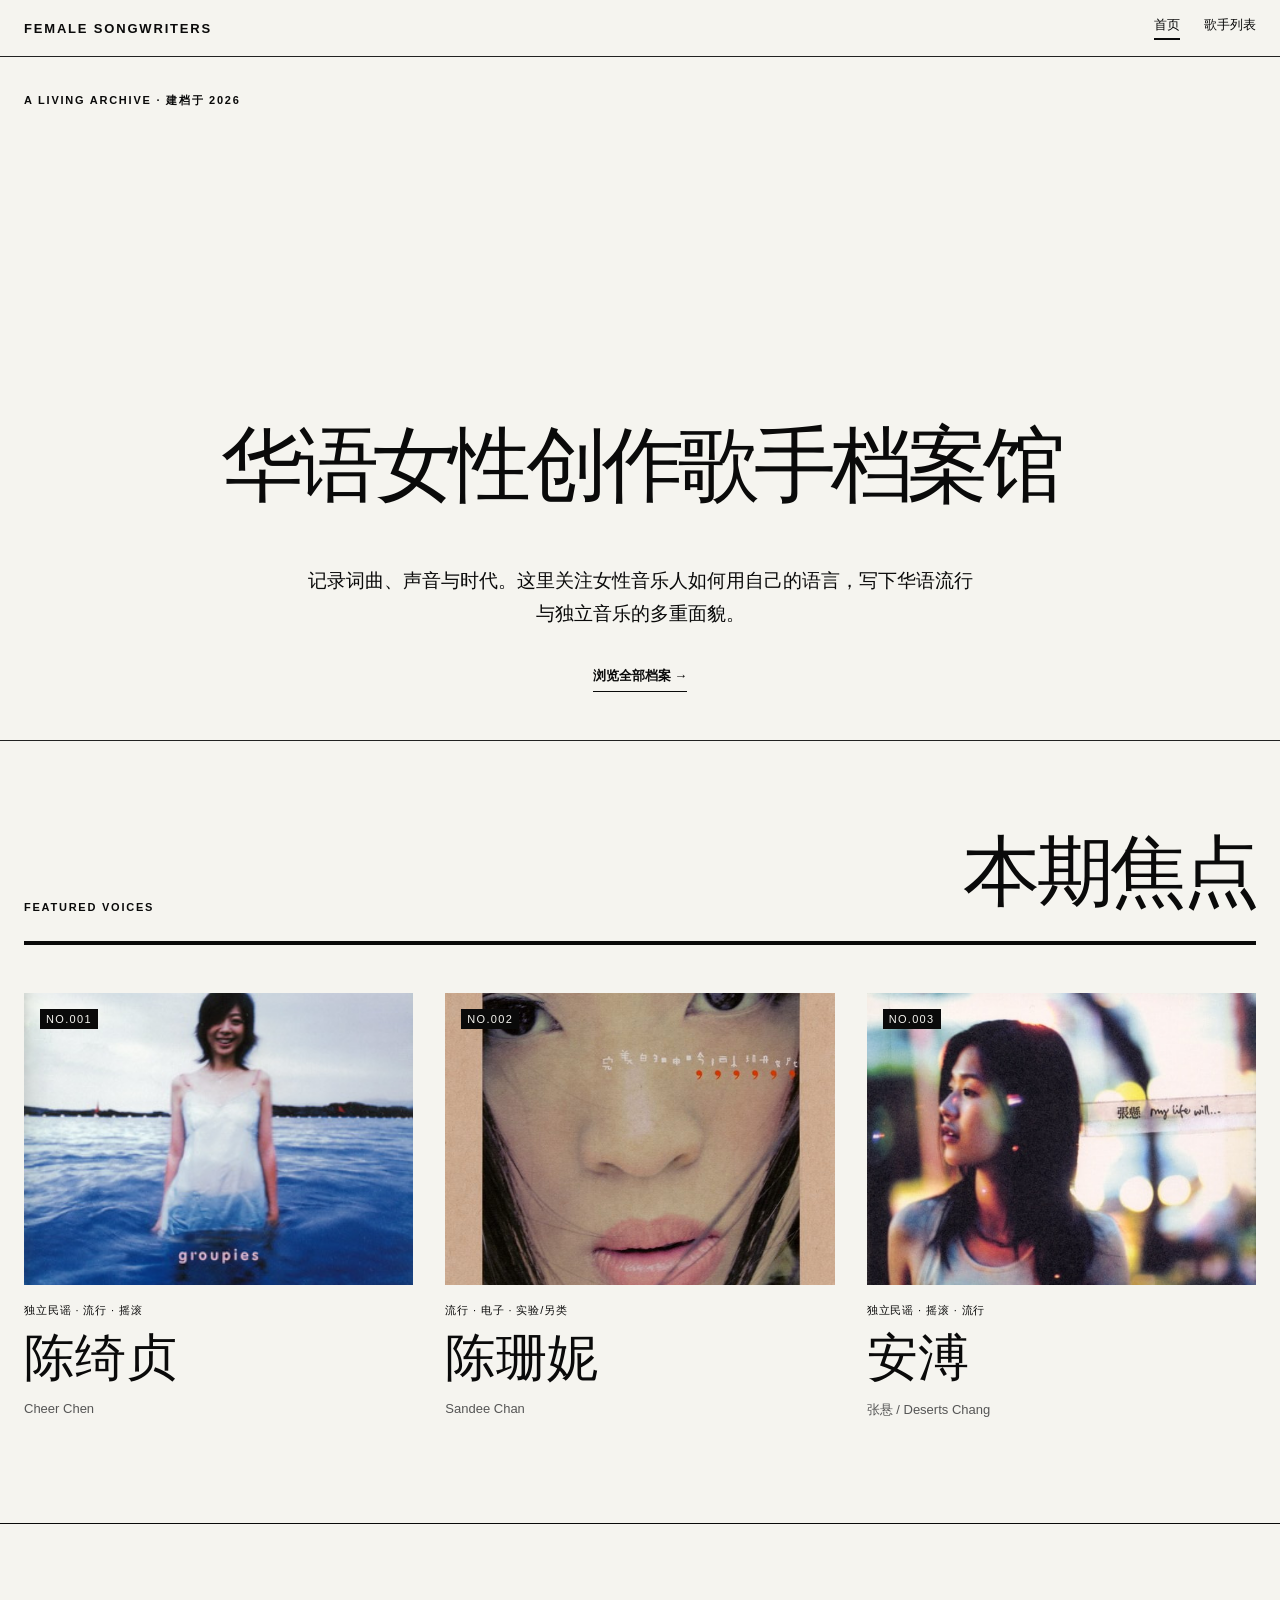
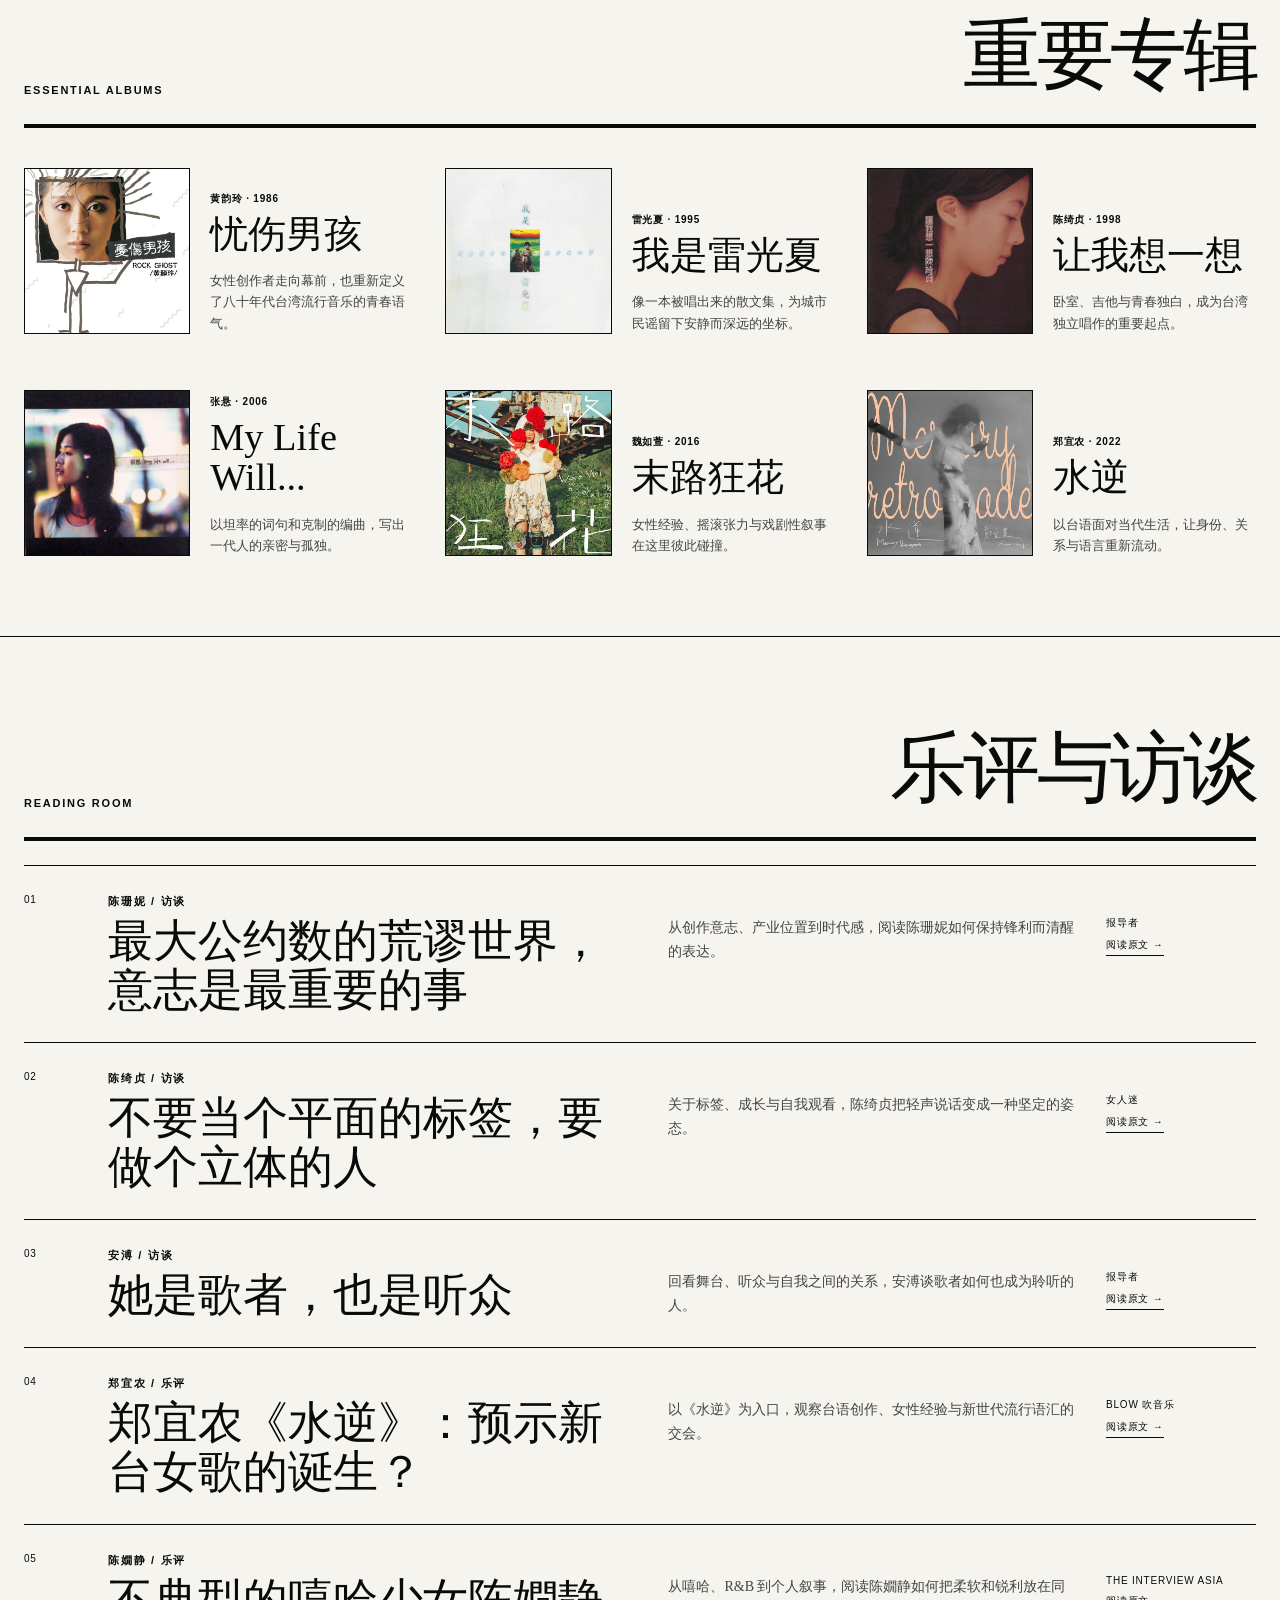
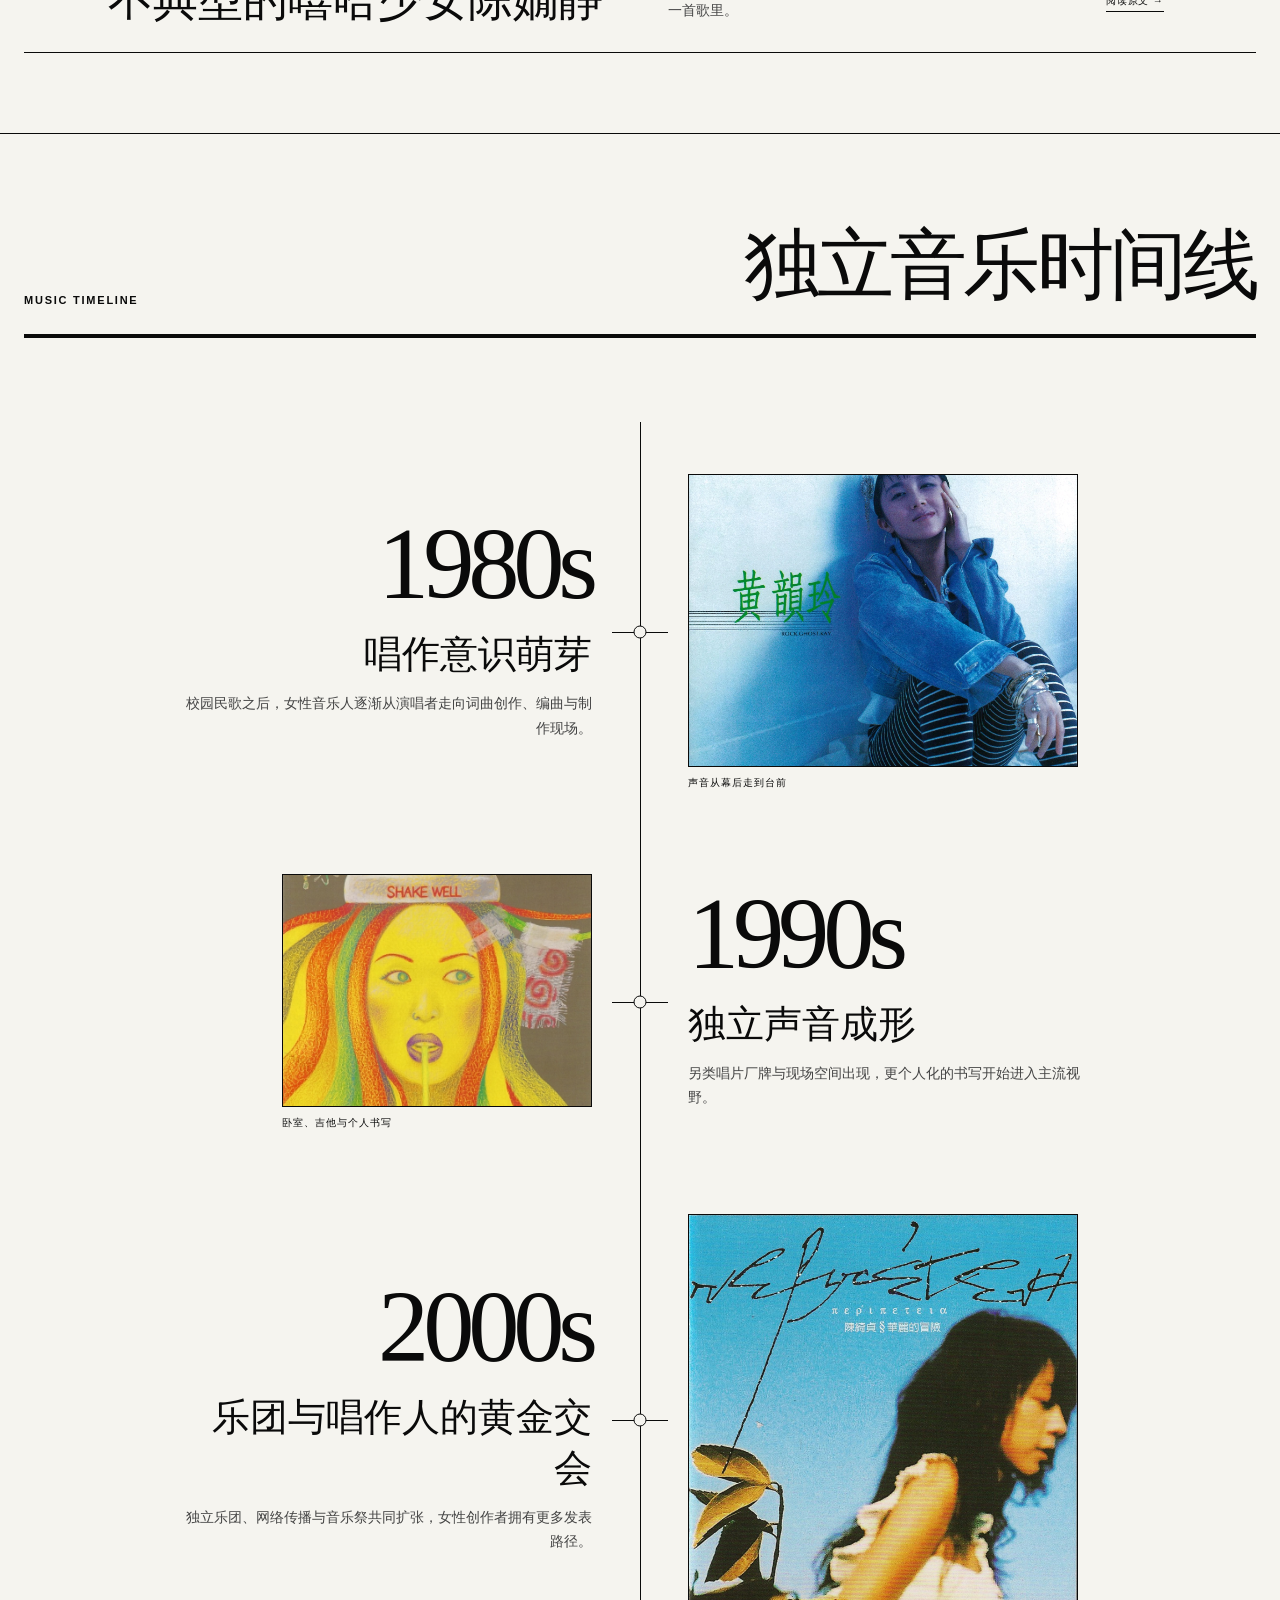
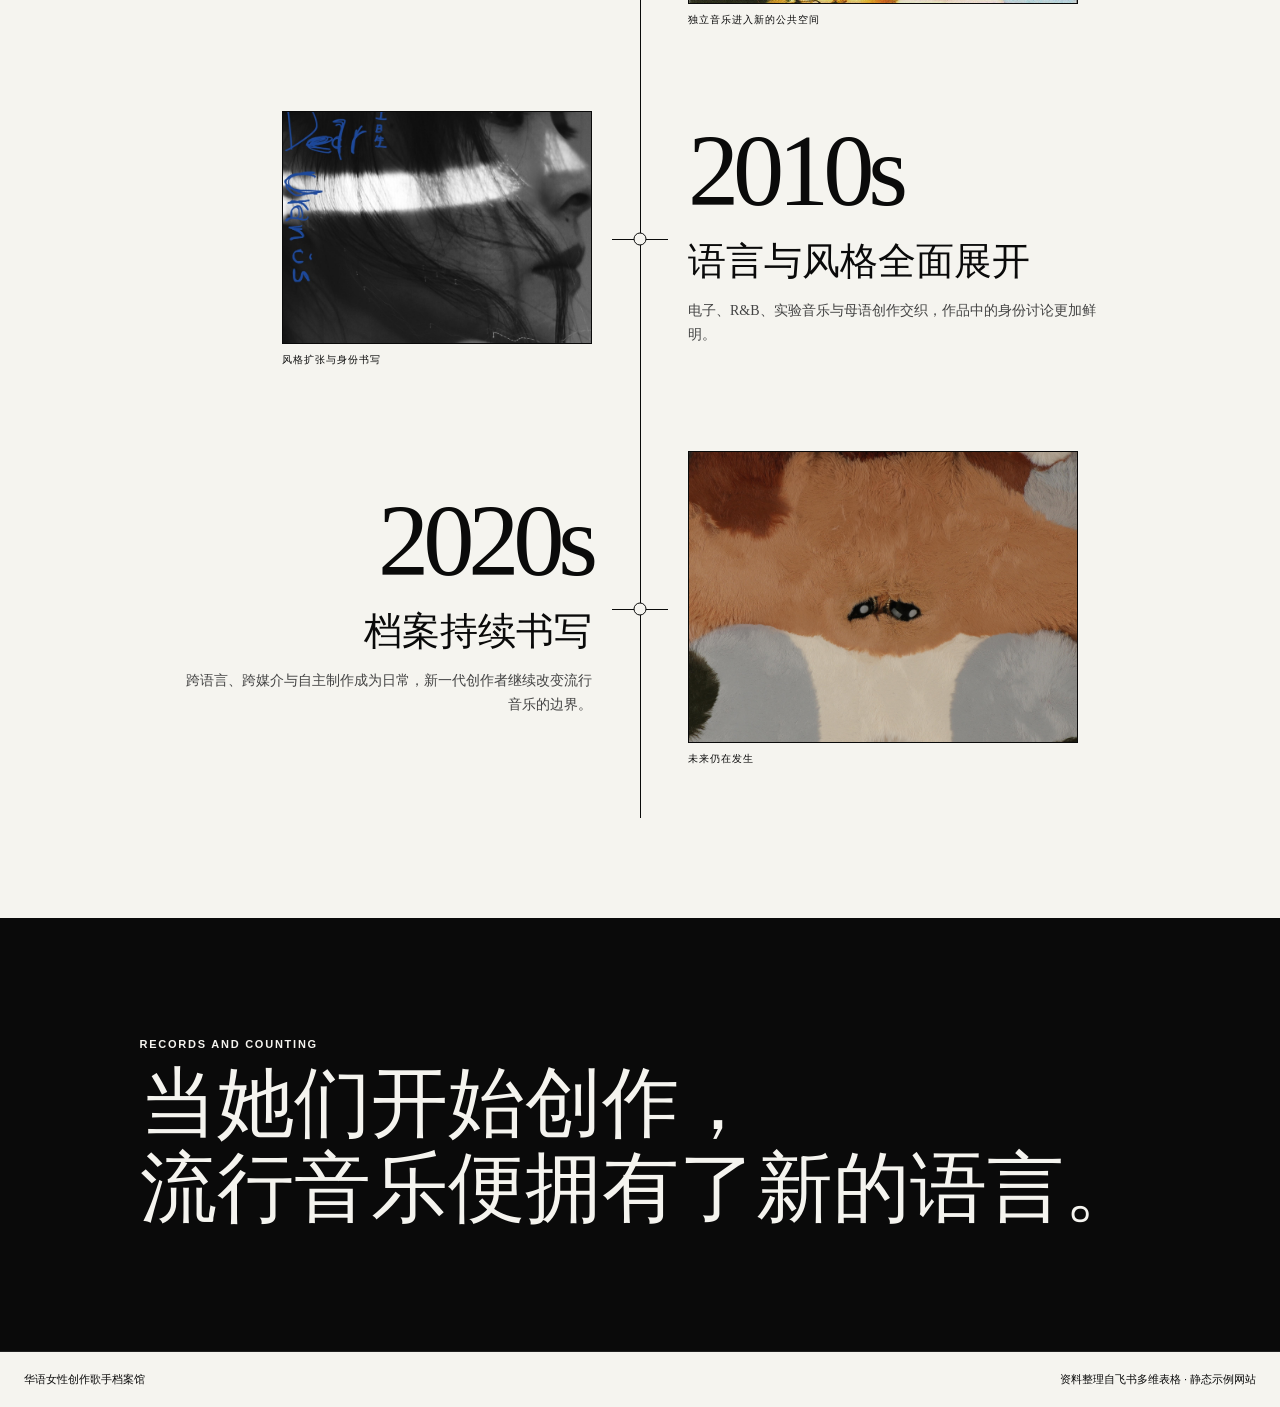
<file: index.html>
<!doctype html>
<html lang="zh-Hans">
  <head>
    <meta charset="UTF-8">
    <meta name="viewport" content="width=device-width, initial-scale=1.0">
    <meta name="description" content="记录华语女性创作歌手的声音、作品与时代。">
    <title>华语女性创作歌手档案馆</title>
    <link rel="stylesheet" href="styles.css">
  </head>
  <body>
    <header class="site-header">
      <a class="brand" href="index.html">FEMALE SONGWRITERS</a>
      <nav aria-label="主要导航">
        <a class="active" href="index.html">首页</a>
        <a href="singers.html">歌手列表</a>
      </nav>
    </header>

    <main>
      <section class="hero">
        <p class="eyebrow">A living archive · 建档于 2026</p>
        <h1><span>华语女性创作歌手</span><span class="mobile-title-break">档案馆</span></h1>
        <div class="hero-note">
          <p>记录词曲、声音与时代。这里关注女性音乐人如何用自己的语言，写下华语流行与独立音乐的多重面貌。</p>
          <a class="text-link" href="singers.html">浏览全部档案 →</a>
        </div>
      </section>

      <section class="section-shell">
        <div class="section-heading">
          <p class="eyebrow">Featured voices</p>
          <h2>本期焦点</h2>
        </div>
        <div id="featured-grid" class="featured-grid"></div>
      </section>

      <section class="section-shell archive-section albums-section">
        <div class="section-heading">
          <p class="eyebrow">Essential albums</p>
          <h2>重要专辑</h2>
        </div>
        <div id="albums-grid" class="albums-grid"></div>
      </section>

      <section class="section-shell archive-section reading-section">
        <div class="section-heading">
          <p class="eyebrow">Reading room</p>
          <h2>乐评与访谈</h2>
        </div>
        <div id="reading-list" class="reading-list"></div>
      </section>

      <section class="section-shell archive-section timeline-section">
        <div class="section-heading">
          <p class="eyebrow">Music timeline</p>
          <h2>独立音乐时间线</h2>
        </div>
        <div id="music-timeline" class="music-timeline"></div>
      </section>

      <section class="manifesto">
        <div>
          <p class="eyebrow">Records and counting</p>
          <h2>当她们开始创作，<br>流行音乐便拥有了新的语言。</h2>
        </div>
      </section>
    </main>

    <footer class="site-footer">
      <p>华语女性创作歌手档案馆</p>
      <p>资料整理自飞书多维表格 · 静态示例网站</p>
    </footer>

    <script src="data.js"></script>
    <script src="app.js"></script>
  </body>
</html>
</file>
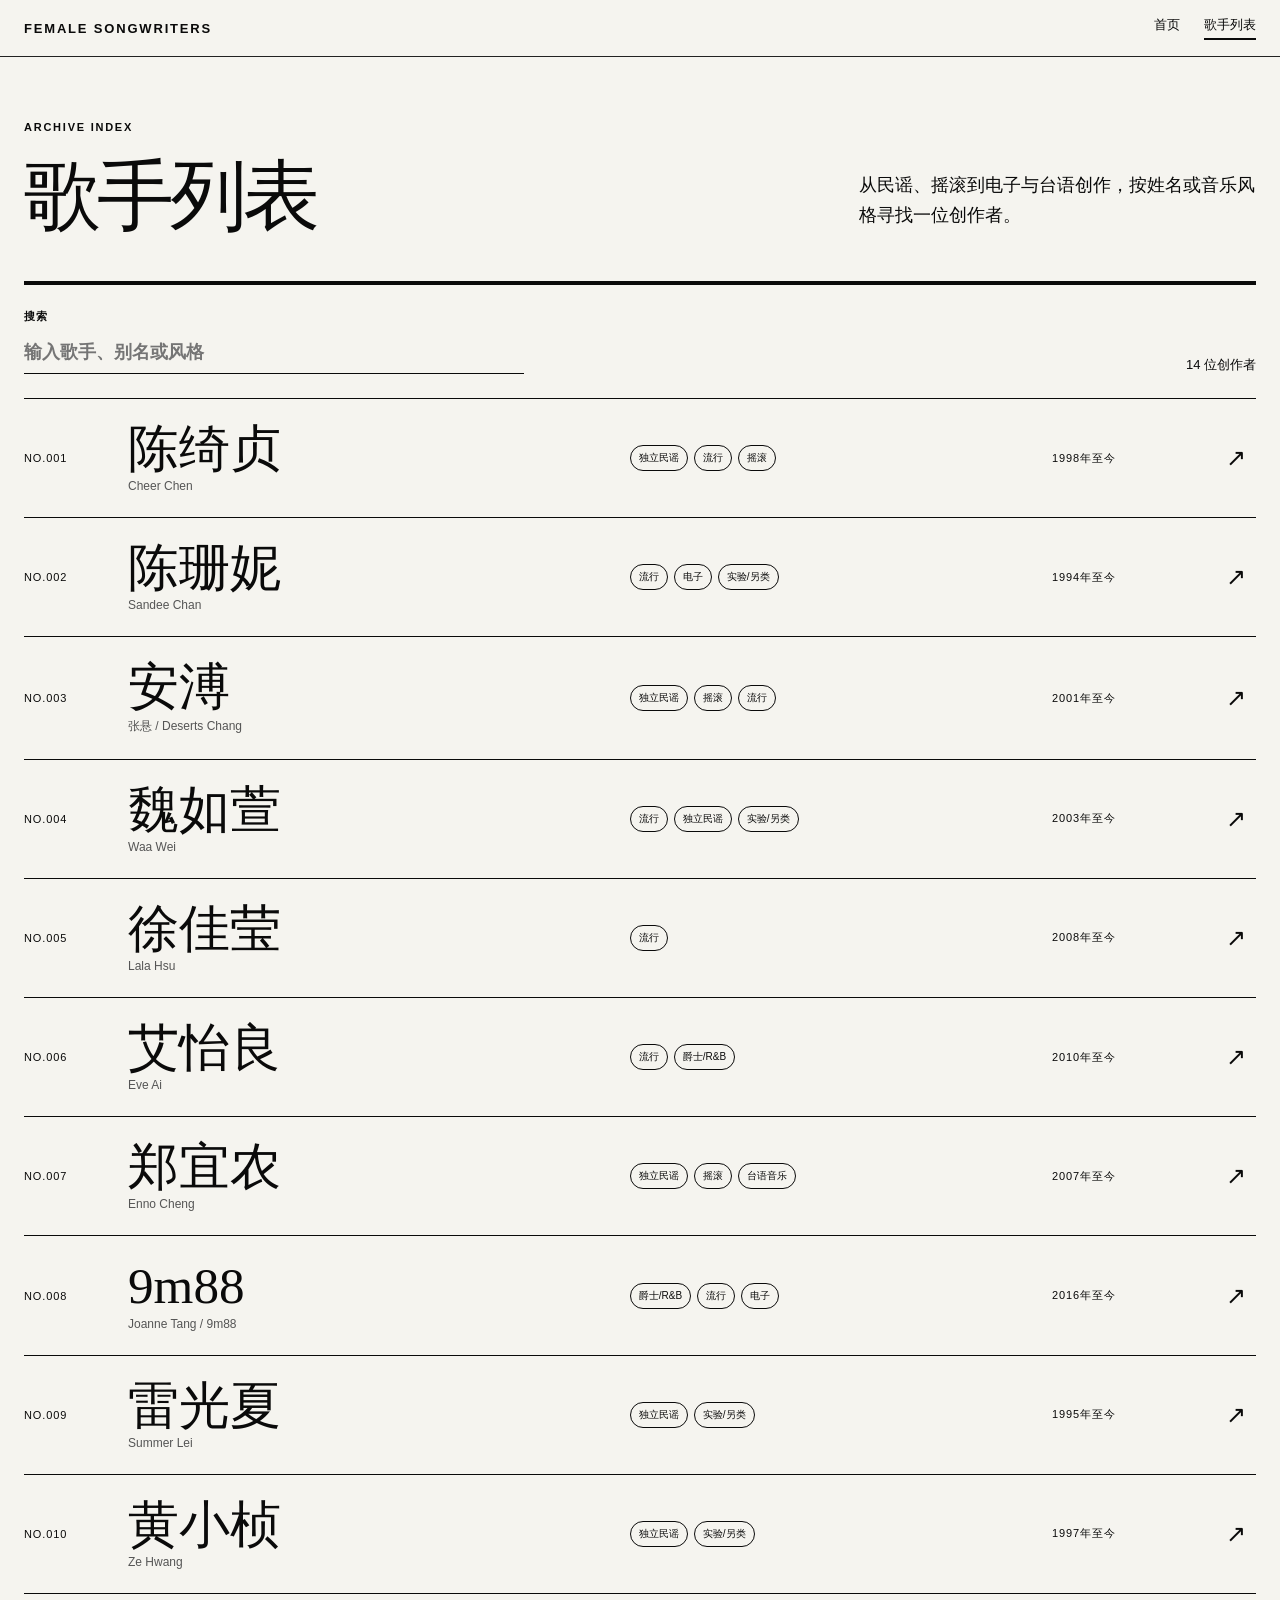
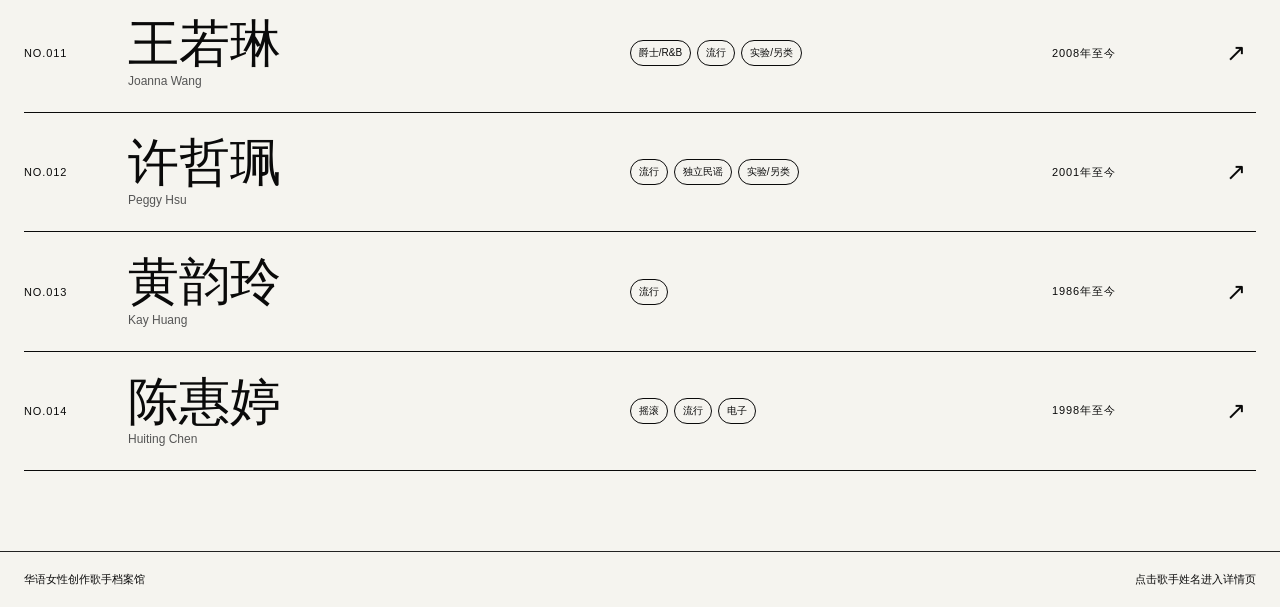
<file: singers.html>
<!doctype html>
<html lang="zh-Hans">
  <head>
    <meta charset="UTF-8">
    <meta name="viewport" content="width=device-width, initial-scale=1.0">
    <meta name="description" content="华语女性创作歌手档案列表。">
    <title>歌手列表｜华语女性创作歌手档案馆</title>
    <link rel="stylesheet" href="styles.css">
  </head>
  <body>
    <header class="site-header">
      <a class="brand" href="index.html">FEMALE SONGWRITERS</a>
      <nav aria-label="主要导航">
        <a href="index.html">首页</a>
        <a class="active" href="singers.html">歌手列表</a>
      </nav>
    </header>

    <main class="section-shell page-top">
      <div class="list-intro">
        <div>
          <p class="eyebrow">Archive index</p>
          <h1>歌手列表</h1>
        </div>
        <p>从民谣、摇滚到电子与台语创作，按姓名或音乐风格寻找一位创作者。</p>
      </div>

      <div class="filter-bar">
        <label>
          <span>搜索</span>
          <input id="search-input" type="search" placeholder="输入歌手、别名或风格">
        </label>
        <p id="result-count"></p>
      </div>

      <div id="singer-list" class="singer-list"></div>
    </main>

    <footer class="site-footer">
      <p>华语女性创作歌手档案馆</p>
      <p>点击歌手姓名进入详情页</p>
    </footer>

    <script src="data.js"></script>
    <script src="app.js"></script>
  </body>
</html>
</file>
<file: styles.css>
:root {
  --black: #0a0a0a;
  --white: #f5f4ef;
  --gray: #c8c7c1;
  --line: #222;
  --accent: #d9ff43;
  --max-width: 1440px;
}

* {
  box-sizing: border-box;
}

html {
  scroll-behavior: smooth;
}

body {
  margin: 0;
  color: var(--black);
  background: var(--white);
  font-family: Arial, "Noto Sans SC", sans-serif;
}

a {
  color: inherit;
  text-decoration: none;
}

.site-header {
  position: sticky;
  z-index: 10;
  top: 0;
  display: flex;
  justify-content: space-between;
  align-items: center;
  padding: 16px 24px;
  border-bottom: 1px solid var(--line);
  background: rgba(245, 244, 239, 0.96);
}

.brand {
  font-size: 13px;
  font-weight: 800;
  letter-spacing: 0.14em;
}

nav {
  display: flex;
  gap: 24px;
  font-size: 13px;
}

nav a {
  padding-bottom: 4px;
  border-bottom: 2px solid transparent;
}

nav a.active,
nav a:hover {
  border-color: var(--black);
}

.hero {
  display: flex;
  flex-direction: column;
  min-height: 76vh;
  max-width: var(--max-width);
  margin: 0 auto;
  padding: 36px 24px 48px;
  border-bottom: 1px solid var(--line);
}

.hero > .eyebrow {
  align-self: flex-start;
}

.hero h1 {
  align-self: center;
  margin: auto 0 0;
  font-family: Georgia, "Noto Serif SC", serif;
  font-size: clamp(48px, 6.4vw, 98px);
  font-weight: 400;
  line-height: 0.88;
  letter-spacing: -0.07em;
  text-align: center;
  white-space: nowrap;
}

.mobile-title-break {
  display: inline;
}

.hero-note {
  align-self: center;
  max-width: 680px;
  margin-top: 44px;
  text-align: center;
  font-family: Georgia, "Noto Serif SC", serif;
  font-size: 19px;
  line-height: 1.7;
}

.eyebrow {
  margin: 0 0 12px;
  font-size: 11px;
  font-weight: 800;
  letter-spacing: 0.16em;
  text-transform: uppercase;
}

.text-link {
  display: inline-block;
  margin-top: 16px;
  padding-bottom: 4px;
  border-bottom: 1px solid;
  font-family: Arial, sans-serif;
  font-size: 13px;
  font-weight: 700;
}

.section-shell {
  max-width: var(--max-width);
  margin: 0 auto;
  padding: 80px 24px;
}

.section-heading {
  display: flex;
  justify-content: space-between;
  align-items: end;
  padding-bottom: 16px;
  border-bottom: 4px solid var(--black);
}

.section-heading h2,
.list-intro h1,
.works-section h2 {
  margin: 0;
  font-family: Georgia, "Noto Serif SC", serif;
  font-size: clamp(42px, 6vw, 88px);
  font-weight: 400;
  letter-spacing: -0.05em;
}

.featured-grid {
  display: grid;
  grid-template-columns: repeat(3, 1fr);
  gap: 32px;
  margin-top: 24px;
}

.feature-card {
  background: var(--white);
}

.feature-card a {
  display: block;
  padding: 24px 0;
}

.portrait {
  position: relative;
  aspect-ratio: 4 / 3;
  overflow: hidden;
  color: var(--white);
  background: var(--black);
}

.portrait span {
  position: absolute;
  z-index: 1;
  top: 16px;
  left: 16px;
  padding: 4px 6px;
  background: var(--black);
  font-size: 11px;
  letter-spacing: 0.12em;
}

.portrait img {
  width: 100%;
  height: 100%;
  object-fit: cover;
  transition: transform 350ms ease;
}

.feature-card a:hover .portrait img {
  transform: scale(1.025);
}

.card-meta {
  margin: 18px 0 6px;
  font-size: 11px;
  letter-spacing: 0.08em;
  text-transform: uppercase;
}

.feature-card h3 {
  margin: 0;
  font-family: Georgia, "Noto Serif SC", serif;
  font-size: clamp(34px, 4vw, 60px);
  font-weight: 400;
}

.feature-card h3 + p {
  margin: 8px 0 0;
  color: #555;
  font-size: 13px;
}

.archive-section {
  border-top: 1px solid var(--black);
}

.albums-grid {
  display: grid;
  grid-template-columns: repeat(3, 1fr);
  gap: 56px 32px;
  margin-top: 40px;
}

.album-card {
  display: grid;
  grid-template-columns: minmax(120px, 0.9fr) 1.1fr;
  gap: 20px;
  align-items: end;
}

.album-cover {
  position: relative;
  display: flex;
  align-items: center;
  justify-content: center;
  aspect-ratio: 1;
  overflow: hidden;
  border: 1px solid var(--black);
  background: #deddd7;
}

.album-cover::before,
.album-cover::after {
  position: absolute;
  content: "";
}

.album-cover::before {
  width: 64%;
  aspect-ratio: 1;
  border: 1px solid currentColor;
  border-radius: 50%;
}

.album-cover::after {
  width: 7%;
  aspect-ratio: 1;
  border-radius: 50%;
  background: currentColor;
}

.album-cover-image {
  background: var(--white);
}

.album-cover-image::before,
.album-cover-image::after {
  display: none;
}

.album-cover img {
  width: 100%;
  height: 100%;
  display: block;
  object-fit: cover;
}

.cover-2,
.cover-5 {
  color: var(--white);
  background: var(--black);
}

.cover-3,
.cover-6 {
  background: repeating-linear-gradient(45deg, var(--white), var(--white) 12px, var(--black) 12px, var(--black) 13px);
}

.album-cover span {
  position: absolute;
  top: 12px;
  left: 12px;
  font-size: 10px;
  letter-spacing: 0.12em;
}

.album-cover strong {
  z-index: 1;
  font-family: Georgia, "Noto Serif SC", serif;
  font-size: clamp(54px, 7vw, 100px);
  font-weight: 400;
}

.album-meta > p:first-child {
  margin: 0 0 8px;
  font-size: 10px;
  font-weight: 700;
  letter-spacing: 0.08em;
  text-transform: uppercase;
}

.album-meta h3 {
  margin: 0;
  font-family: Georgia, "Noto Serif SC", serif;
  font-size: clamp(25px, 3vw, 42px);
  font-weight: 400;
  line-height: 1.05;
}

.album-meta > p:last-child {
  margin: 16px 0 0;
  color: #444;
  font-family: Georgia, "Noto Serif SC", serif;
  font-size: 13px;
  line-height: 1.65;
}

.reading-list {
  margin-top: 24px;
  border-top: 1px solid var(--black);
}

.reading-item {
  display: grid;
  grid-template-columns: 56px 1.3fr 1fr 150px;
  gap: 28px;
  align-items: start;
  padding: 28px 0;
  border-bottom: 1px solid var(--black);
}

.reading-number,
.reading-byline {
  font-size: 10px;
  letter-spacing: 0.08em;
  text-transform: uppercase;
}

.reading-title .eyebrow {
  margin-bottom: 8px;
}

.reading-title h3 {
  max-width: 700px;
  margin: 0;
  font-family: Georgia, "Noto Serif SC", serif;
  font-size: clamp(28px, 3.5vw, 54px);
  font-weight: 400;
  line-height: 1.08;
}

.reading-title a:hover {
  text-decoration: underline;
  text-decoration-thickness: 1px;
  text-underline-offset: 5px;
}

.reading-summary {
  margin: 22px 0 0;
  color: #444;
  font-family: Georgia, "Noto Serif SC", serif;
  font-size: 14px;
  line-height: 1.7;
}

.reading-byline {
  display: grid;
  gap: 8px;
  margin-top: 22px;
}

.reading-byline a {
  width: fit-content;
  border-bottom: 1px solid var(--black);
  padding-bottom: 3px;
}

.reading-byline a:hover {
  color: #666;
}

.music-timeline {
  position: relative;
  max-width: 1120px;
  margin: 64px auto 0;
  padding: 40px 0;
}

.music-timeline::before {
  position: absolute;
  top: 20px;
  bottom: 20px;
  left: 50%;
  width: 1px;
  background: var(--black);
  content: "";
}

.timeline-item {
  position: relative;
  display: grid;
  grid-template-columns: 1fr 1fr;
  gap: 96px;
  align-items: center;
  min-height: 360px;
  padding: 32px 0;
}

.timeline-item::before {
  position: absolute;
  z-index: 2;
  top: 50%;
  left: 50%;
  width: 11px;
  height: 11px;
  border: 1px solid var(--black);
  border-radius: 50%;
  background: var(--white);
  content: "";
  transform: translate(-50%, -50%);
}

.timeline-item::after {
  position: absolute;
  top: 50%;
  left: calc(50% - 28px);
  width: 56px;
  height: 1px;
  background: var(--black);
  content: "";
}

.timeline-copy {
  max-width: 410px;
  justify-self: end;
  text-align: right;
}

.timeline-item:nth-child(even) .timeline-copy {
  grid-column: 2;
  justify-self: start;
  text-align: left;
}

.timeline-decade {
  margin: 0;
  font-family: Georgia, serif;
  font-size: clamp(58px, 8vw, 110px);
  line-height: 0.8;
  letter-spacing: -0.06em;
}

.timeline-item h3 {
  margin: 24px 0 12px;
  font-family: Georgia, "Noto Serif SC", serif;
  font-size: clamp(25px, 3vw, 38px);
  font-weight: 400;
}

.timeline-copy > p:last-child {
  margin: 0;
  color: #444;
  font-family: Georgia, "Noto Serif SC", serif;
  font-size: 14px;
  line-height: 1.75;
}

.timeline-visual {
  position: relative;
  grid-column: 2;
  width: min(100%, 390px);
  margin: 0;
  justify-self: start;
}

.timeline-item:nth-child(even) .timeline-visual {
  grid-row: 1;
  grid-column: 1;
  justify-self: end;
}

.timeline-visual img,
.timeline-art {
  display: block;
  width: 100%;
  aspect-ratio: 4 / 3;
  border: 1px solid var(--black);
  object-fit: cover;
}

.timeline-item:nth-child(2) .timeline-visual,
.timeline-item:nth-child(4) .timeline-visual {
  width: min(80%, 310px);
}

.timeline-item:nth-child(3) .timeline-visual img {
  aspect-ratio: 1;
}

.timeline-visual figcaption {
  margin-top: 9px;
  font-size: 10px;
  letter-spacing: 0.1em;
  text-transform: uppercase;
}

.timeline-art {
  position: relative;
  display: flex;
  align-items: center;
  justify-content: center;
  overflow: hidden;
  background: repeating-linear-gradient(135deg, var(--white), var(--white) 20px, #deddd7 20px, #deddd7 21px);
}

.timeline-art::before {
  position: absolute;
  width: 68%;
  aspect-ratio: 1;
  border: 1px solid var(--black);
  border-radius: 50%;
  content: "";
}

.timeline-art span {
  position: absolute;
  top: 14px;
  left: 14px;
  font-size: 10px;
  letter-spacing: 0.12em;
}

.timeline-art strong {
  z-index: 1;
  font-family: Georgia, "Noto Serif SC", serif;
  font-size: clamp(72px, 11vw, 150px);
  font-weight: 400;
}

.manifesto {
  display: flex;
  justify-content: center;
  align-items: center;
  padding: 120px 60px;
  color: var(--white);
  background: var(--black);
}

.manifesto-number {
  margin: 0;
  font-family: Georgia, serif;
  font-size: clamp(180px, 28vw, 420px);
  line-height: 0.72;
}

.manifesto h2 {
  margin: 0;
  font-family: Georgia, "Noto Serif SC", serif;
  font-size: clamp(42px, 6vw, 90px);
  font-weight: 400;
  line-height: 1.1;
}

.page-top {
  padding-top: 64px;
}

.list-intro {
  display: grid;
  grid-template-columns: 2fr 1fr;
  gap: 40px;
  align-items: end;
  padding-bottom: 32px;
  border-bottom: 4px solid var(--black);
}

.list-intro p:last-child {
  max-width: 420px;
  font-family: Georgia, "Noto Serif SC", serif;
  font-size: 18px;
  line-height: 1.7;
}

.filter-bar {
  display: flex;
  justify-content: space-between;
  align-items: end;
  gap: 24px;
  padding: 24px 0;
  border-bottom: 1px solid var(--black);
}

.filter-bar label {
  display: grid;
  gap: 8px;
  width: min(100%, 500px);
  font-size: 11px;
  font-weight: 800;
  letter-spacing: 0.12em;
  text-transform: uppercase;
}

.filter-bar input {
  width: 100%;
  padding: 10px 0;
  border: 0;
  border-bottom: 1px solid var(--black);
  outline: 0;
  background: transparent;
  font: inherit;
  font-size: 18px;
  text-transform: none;
}

.filter-bar p {
  margin: 0;
  font-size: 13px;
}

.singer-row {
  display: grid;
  grid-template-columns: 80px 1.2fr 1fr 150px 30px;
  gap: 24px;
  align-items: center;
  padding: 24px 0;
  border-bottom: 1px solid var(--black);
}

.row-number,
.row-years {
  font-size: 11px;
  letter-spacing: 0.08em;
}

.row-name {
  display: grid;
  gap: 5px;
}

.row-name a {
  width: fit-content;
  font-family: Georgia, "Noto Serif SC", serif;
  font-size: clamp(28px, 4vw, 52px);
  line-height: 1;
}

.row-name span {
  color: #555;
  font-size: 12px;
}

.row-tags {
  display: flex;
  flex-wrap: wrap;
  gap: 6px;
}

.tag {
  padding: 5px 8px;
  border: 1px solid var(--black);
  border-radius: 999px;
  font-size: 10px;
}

.row-arrow {
  font-size: 24px;
}

.detail-page {
  max-width: var(--max-width);
  margin: 0 auto;
  padding: 0 24px 80px;
}

.detail-hero {
  display: grid;
  grid-template-columns: 1.5fr 1fr;
  align-items: end;
  min-height: 68vh;
  padding: 48px 0;
  border-bottom: 4px solid var(--black);
}

.detail-hero h1 {
  margin: 0;
  font-family: Georgia, "Noto Serif SC", serif;
  font-size: clamp(76px, 12vw, 180px);
  font-weight: 400;
  line-height: 0.85;
  letter-spacing: -0.08em;
}

.detail-alias {
  margin: 24px 0 0;
  font-size: 14px;
  letter-spacing: 0.1em;
  text-transform: uppercase;
}

.detail-mark {
  display: flex;
  align-items: center;
  justify-content: center;
  aspect-ratio: 1;
  color: var(--accent);
  background: var(--black);
  font-family: Georgia, serif;
  font-size: clamp(140px, 22vw, 340px);
}

.detail-photo {
  align-self: stretch;
  min-height: 560px;
  margin: 0;
  overflow: hidden;
  background: var(--black);
}

.detail-photo img {
  width: 100%;
  height: 100%;
  object-fit: cover;
}

.detail-grid {
  display: grid;
  grid-template-columns: 1.5fr 1fr;
  gap: 64px;
  padding: 72px 0;
  border-bottom: 1px solid var(--black);
}

.detail-story {
  max-width: 720px;
}

.lead {
  font-family: Georgia, "Noto Serif SC", serif;
  font-size: clamp(28px, 4vw, 52px);
  line-height: 1.3;
}

.detail-story > p:not(.lead, .eyebrow) {
  max-width: 600px;
  font-size: 16px;
  line-height: 1.8;
}

blockquote {
  margin: 48px 0 0;
  padding: 24px 0 0;
  border-top: 1px solid var(--black);
  font-family: Georgia, "Noto Serif SC", serif;
  font-size: 22px;
  line-height: 1.5;
}

.fact-sheet {
  border-top: 1px solid var(--black);
}

.fact-sheet div {
  display: grid;
  grid-template-columns: 110px 1fr;
  gap: 20px;
  padding: 18px 0;
  border-bottom: 1px solid var(--black);
}

.fact-sheet span {
  color: #555;
  font-size: 11px;
}

.fact-sheet strong {
  font-size: 13px;
  line-height: 1.6;
}

.works-section {
  display: grid;
  grid-template-columns: 1fr 1fr;
  gap: 1px;
  margin-top: 72px;
  background: var(--black);
  border: 1px solid var(--black);
}

.works-section > div {
  padding: 32px;
  background: var(--white);
}

.works-section h2 {
  font-size: clamp(38px, 5vw, 72px);
}

.works-section ol {
  margin: 32px 0 0;
  padding: 0;
  list-style: none;
  counter-reset: works;
}

.works-section li {
  display: flex;
  gap: 20px;
  padding: 16px 0;
  border-top: 1px solid var(--black);
  font-family: Georgia, "Noto Serif SC", serif;
  font-size: 20px;
  counter-increment: works;
}

.works-section li::before {
  font-family: Arial, sans-serif;
  font-size: 10px;
  content: "0" counter(works);
}

.source-section {
  display: flex;
  justify-content: space-between;
  align-items: center;
  margin-top: 72px;
  padding: 24px 0;
  border-top: 4px solid var(--black);
}

.site-footer {
  display: flex;
  justify-content: space-between;
  gap: 24px;
  padding: 20px 24px;
  border-top: 1px solid var(--line);
  font-size: 11px;
}

.site-footer p {
  margin: 0;
}

@media (max-width: 800px) {
  .hero,
  .list-intro,
  .detail-hero,
  .detail-grid,
  .manifesto,
  .works-section {
    grid-template-columns: 1fr;
  }

  .hero {
    min-height: auto;
  }

  .hero h1 {
    margin-top: 80px;
    font-size: clamp(36px, 9.4vw, 54px);
    line-height: 0.98;
    white-space: nowrap;
  }

  .mobile-title-break {
    display: block;
  }

  .hero-note {
    margin-top: 32px;
  }

  .featured-grid {
    grid-template-columns: 1fr;
    gap: 40px;
  }

  .albums-grid {
    grid-template-columns: 1fr;
  }

  .album-card {
    grid-template-columns: minmax(120px, 0.8fr) 1.2fr;
  }

  .reading-item {
    grid-template-columns: 36px 1fr;
    gap: 16px;
  }

  .reading-summary,
  .reading-byline {
    grid-column: 2;
    margin-top: 0;
  }

  .music-timeline::before {
    left: 8px;
  }

  .timeline-item {
    grid-template-columns: 1fr;
    gap: 24px;
    min-height: auto;
    padding: 36px 0 36px 32px;
  }

  .timeline-item::before {
    top: 48px;
    left: 8px;
  }

  .timeline-item::after {
    top: 48px;
    left: 8px;
    width: 18px;
  }

  .timeline-copy,
  .timeline-item:nth-child(even) .timeline-copy {
    grid-row: auto;
    grid-column: 1;
    justify-self: start;
    text-align: left;
  }

  .timeline-visual,
  .timeline-item:nth-child(even) .timeline-visual {
    grid-row: auto;
    grid-column: 1;
    width: min(100%, 420px);
    justify-self: start;
  }

  .timeline-item:nth-child(2) .timeline-visual,
  .timeline-item:nth-child(4) .timeline-visual {
    width: min(86%, 360px);
  }

  .singer-row {
    grid-template-columns: 50px 1fr 30px;
    gap: 12px;
  }

  .row-tags,
  .row-years {
    display: none;
  }

  .detail-hero {
    gap: 40px;
    min-height: auto;
  }

  .detail-mark {
    width: min(100%, 420px);
  }

  .detail-photo {
    min-height: 420px;
  }

  .source-section,
  .site-footer {
    align-items: start;
    flex-direction: column;
  }
}
</file>
